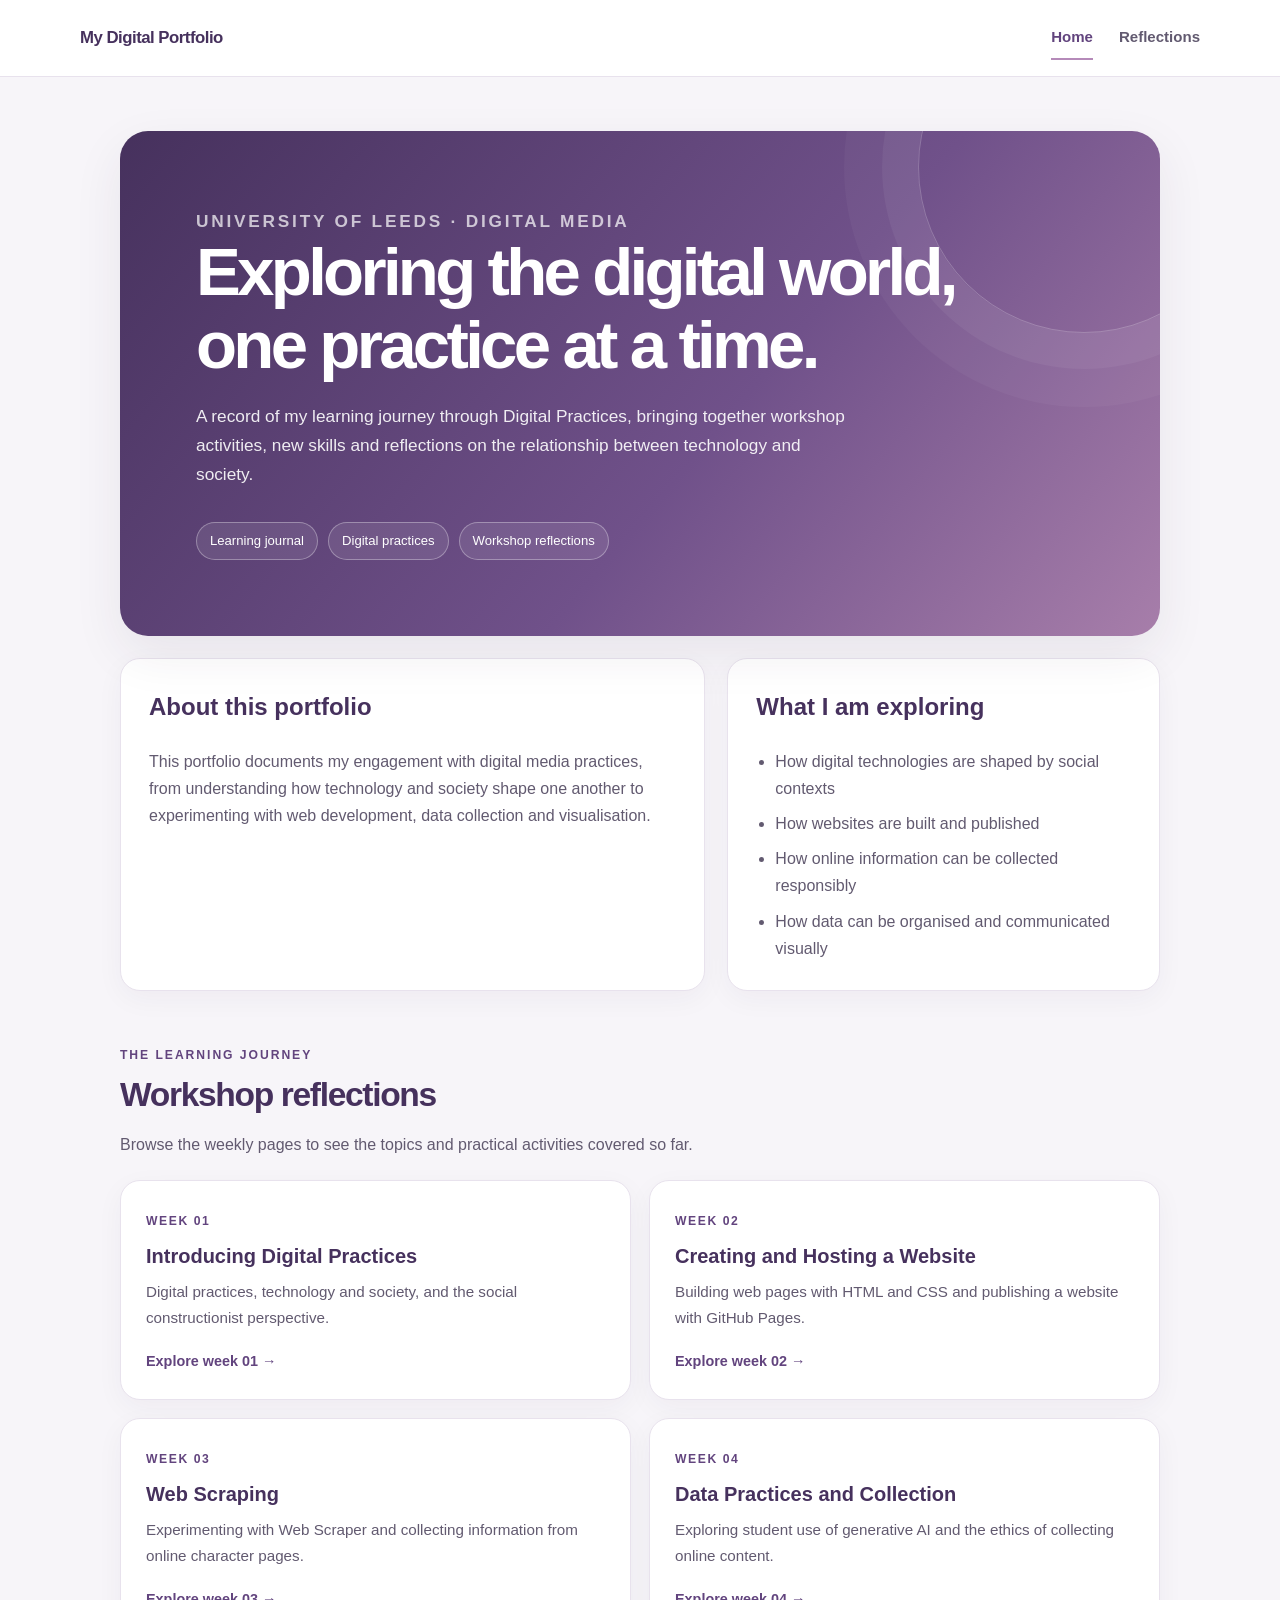
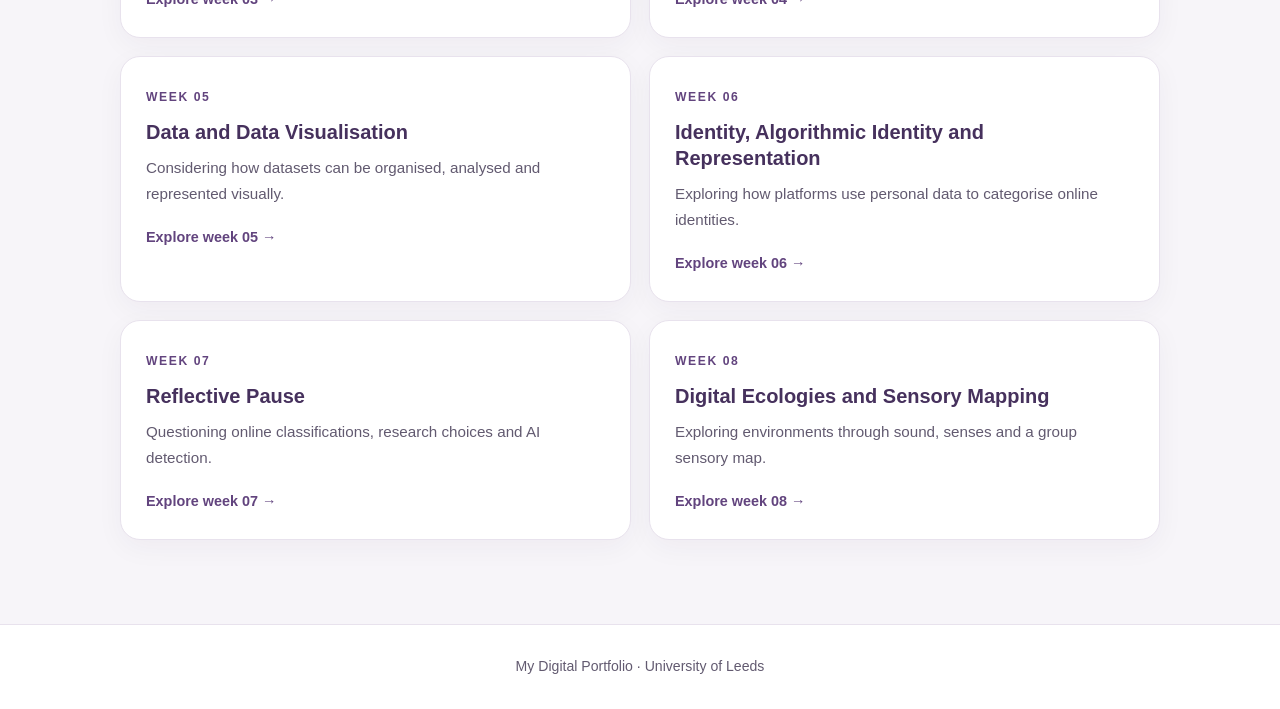
<file: index.html>
<!DOCTYPE html><html lang="en"><head><meta charset="UTF-8"><meta name="viewport" content="width=device-width, initial-scale=1"><meta name="description" content="University of Leeds Digital Media learning portfolio with weekly reflections on web design, data practices and digital culture."><title>Home | My Digital Portfolio</title><link rel="stylesheet" href="style.css"></head><body><a class="skip-link" href="#main-content">Skip to main content</a><header class="site-header"><div class="nav-wrap"><a class="brand" href="index.html">My Digital Portfolio</a><nav class="nav-links" aria-label="Main navigation"><a href="index.html" class="active" aria-current="page">Home</a><a href="reflection.html">Reflections</a></nav></div></header><main id="main-content" tabindex="-1"><section class="hero"><p class="eyebrow">University of Leeds · Digital Media</p><h1>Exploring the digital world, one practice at a time.</h1><p>A record of my learning journey through Digital Practices, bringing together workshop activities, new skills and reflections on the relationship between technology and society.</p><div class="hero-meta"><span class="pill">Learning journal</span><span class="pill">Digital practices</span><span class="pill">Workshop reflections</span></div></section>
<div class="intro-grid"><section class="panel"><h2>About this portfolio</h2><p>This portfolio documents my engagement with digital media practices, from understanding how technology and society shape one another to experimenting with web development, data collection and visualisation.</p></section><section class="panel"><h2>What I am exploring</h2><ul class="focus-list"><li>How digital technologies are shaped by social contexts</li><li>How websites are built and published</li><li>How online information can be collected responsibly</li><li>How data can be organised and communicated visually</li></ul></section></div>
<div class="section-heading"><p class="eyebrow">The learning journey</p><h2>Workshop reflections</h2><p>Browse the weekly pages to see the topics and practical activities covered so far.</p></div><div class="week-grid"><a class="week-card" href="week1.html"><span class="week-number">WEEK 01</span><h3>Introducing Digital Practices</h3><p>Digital practices, technology and society, and the social constructionist perspective.</p><span class="card-link">Explore week 01 <span aria-hidden="true">→</span></span></a><a class="week-card" href="week2.html"><span class="week-number">WEEK 02</span><h3>Creating and Hosting a Website</h3><p>Building web pages with HTML and CSS and publishing a website with GitHub Pages.</p><span class="card-link">Explore week 02 <span aria-hidden="true">→</span></span></a><a class="week-card" href="week3.html"><span class="week-number">WEEK 03</span><h3>Web Scraping</h3><p>Experimenting with Web Scraper and collecting information from online character pages.</p><span class="card-link">Explore week 03 <span aria-hidden="true">→</span></span></a><a class="week-card" href="week4.html"><span class="week-number">WEEK 04</span><h3>Data Practices and Collection</h3><p>Exploring student use of generative AI and the ethics of collecting online content.</p><span class="card-link">Explore week 04 <span aria-hidden="true">→</span></span></a><a class="week-card" href="week5.html"><span class="week-number">WEEK 05</span><h3>Data and Data Visualisation</h3><p>Considering how datasets can be organised, analysed and represented visually.</p><span class="card-link">Explore week 05 <span aria-hidden="true">→</span></span></a><a class="week-card" href="week6.html"><span class="week-number">WEEK 06</span><h3>Identity, Algorithmic Identity and Representation</h3><p>Exploring how platforms use personal data to categorise online identities.</p><span class="card-link">Explore week 06 <span aria-hidden="true">→</span></span></a><a class="week-card" href="week7.html"><span class="week-number">WEEK 07</span><h3>Reflective Pause</h3><p>Questioning online classifications, research choices and AI detection.</p><span class="card-link">Explore week 07 <span aria-hidden="true">→</span></span></a><a class="week-card" href="week8.html"><span class="week-number">WEEK 08</span><h3>Digital Ecologies and Sensory Mapping</h3><p>Exploring environments through sound, senses and a group sensory map.</p><span class="card-link">Explore week 08 <span aria-hidden="true">→</span></span></a></div></main><footer class="site-footer">My Digital Portfolio · University of Leeds</footer></body></html>
</file>
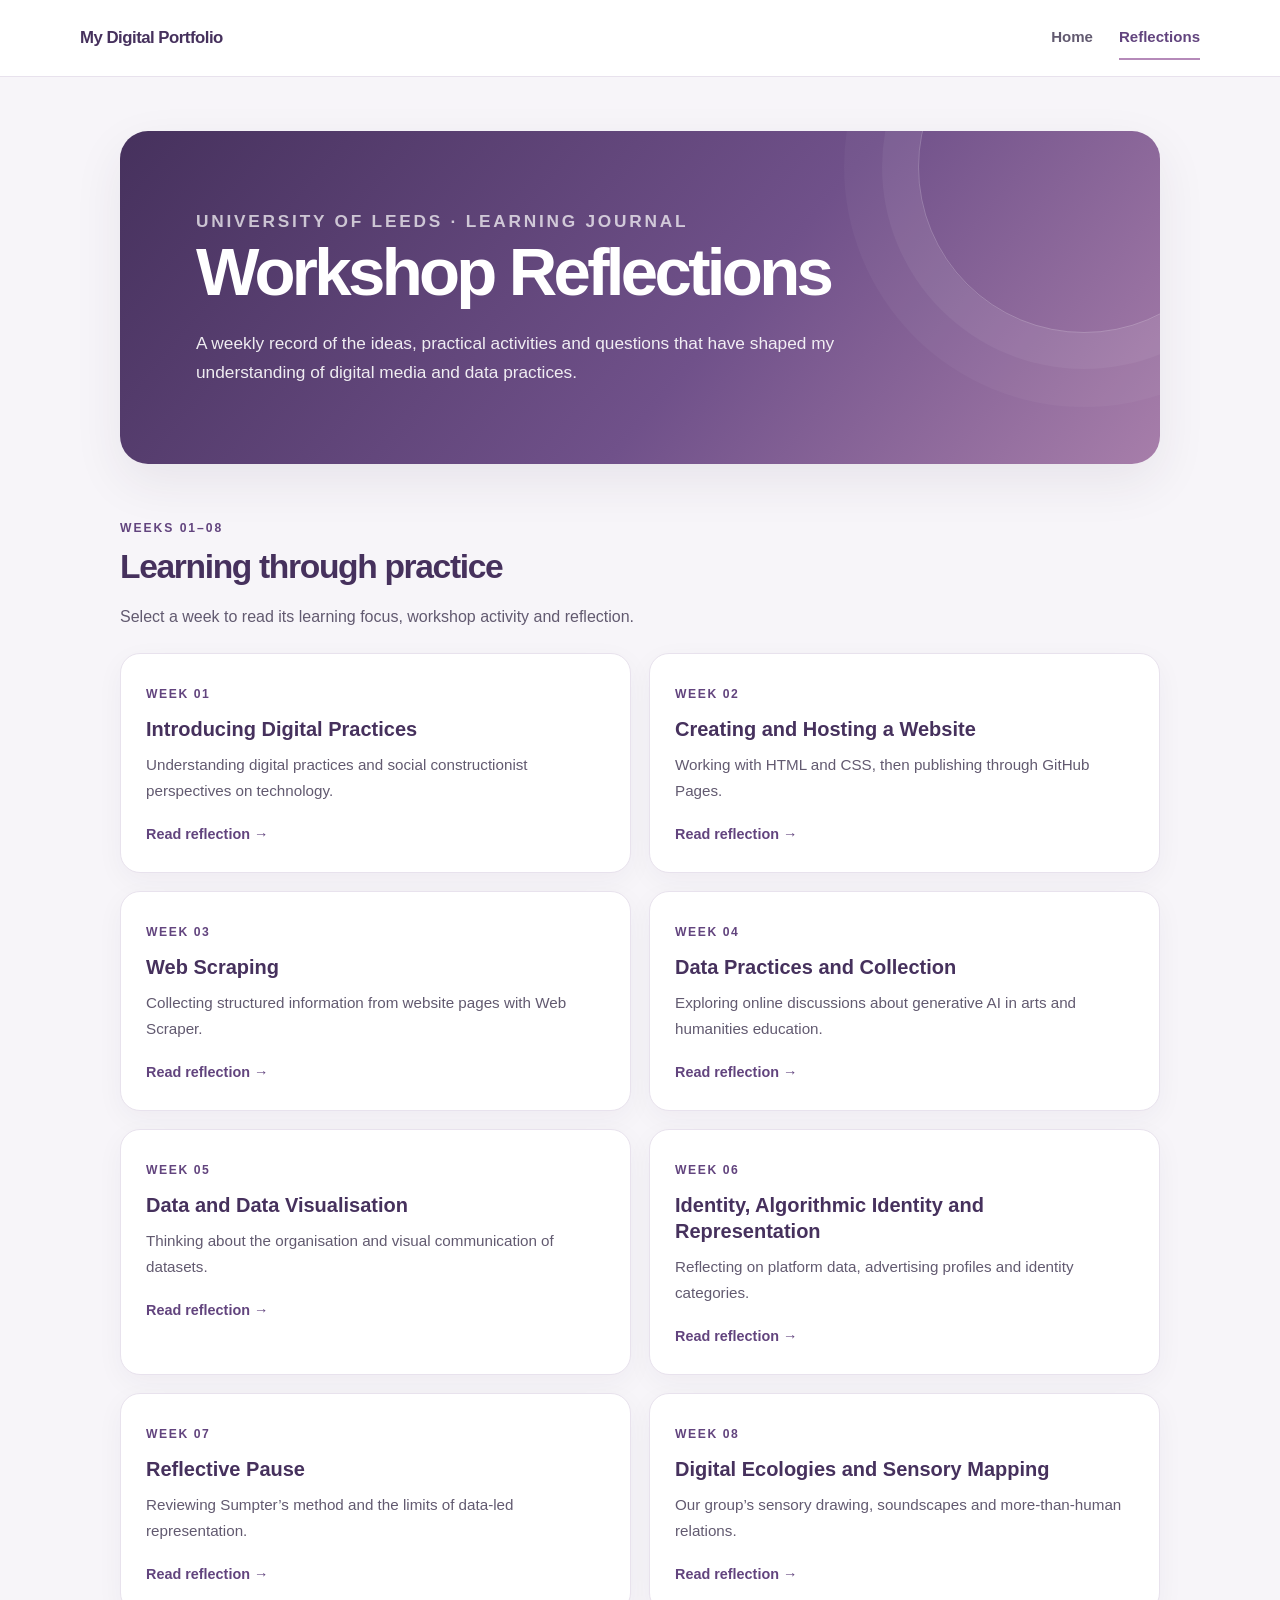
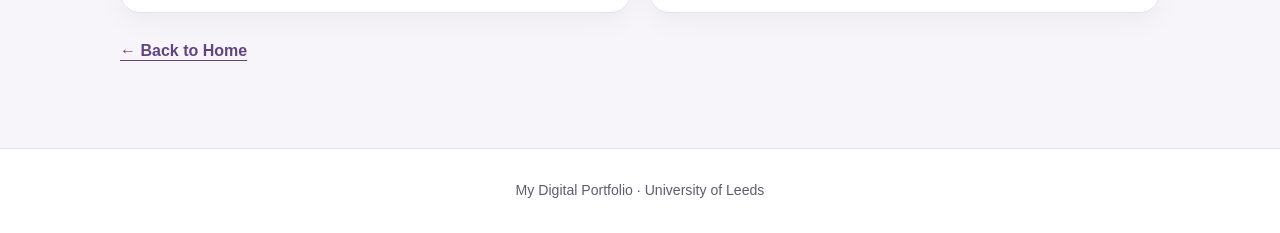
<file: reflection.html>
<!DOCTYPE html><html lang="en"><head><meta charset="UTF-8"><meta name="viewport" content="width=device-width, initial-scale=1"><meta name="description" content="University of Leeds Digital Media learning portfolio with weekly reflections on web design, data practices and digital culture."><title>Workshop Reflections | My Digital Portfolio</title><link rel="stylesheet" href="style.css"></head><body><a class="skip-link" href="#main-content">Skip to main content</a><header class="site-header"><div class="nav-wrap"><a class="brand" href="index.html">My Digital Portfolio</a><nav class="nav-links" aria-label="Main navigation"><a href="index.html">Home</a><a href="reflection.html" class="active" aria-current="page">Reflections</a></nav></div></header><main id="main-content" tabindex="-1"><section class="hero"><p class="eyebrow">University of Leeds · Learning journal</p><h1>Workshop Reflections</h1><p>A weekly record of the ideas, practical activities and questions that have shaped my understanding of digital media and data practices.</p></section>
<div class="section-heading"><p class="eyebrow">Weeks 01–08</p><h2>Learning through practice</h2><p>Select a week to read its learning focus, workshop activity and reflection.</p></div><div class="week-grid"><a class="week-card" href="week1.html"><span class="week-number">WEEK 01</span><h3>Introducing Digital Practices</h3><p>Understanding digital practices and social constructionist perspectives on technology.</p><span class="card-link">Read reflection <span aria-hidden="true">→</span></span></a><a class="week-card" href="week2.html"><span class="week-number">WEEK 02</span><h3>Creating and Hosting a Website</h3><p>Working with HTML and CSS, then publishing through GitHub Pages.</p><span class="card-link">Read reflection <span aria-hidden="true">→</span></span></a><a class="week-card" href="week3.html"><span class="week-number">WEEK 03</span><h3>Web Scraping</h3><p>Collecting structured information from website pages with Web Scraper.</p><span class="card-link">Read reflection <span aria-hidden="true">→</span></span></a><a class="week-card" href="week4.html"><span class="week-number">WEEK 04</span><h3>Data Practices and Collection</h3><p>Exploring online discussions about generative AI in arts and humanities education.</p><span class="card-link">Read reflection <span aria-hidden="true">→</span></span></a><a class="week-card" href="week5.html"><span class="week-number">WEEK 05</span><h3>Data and Data Visualisation</h3><p>Thinking about the organisation and visual communication of datasets.</p><span class="card-link">Read reflection <span aria-hidden="true">→</span></span></a><a class="week-card" href="week6.html"><span class="week-number">WEEK 06</span><h3>Identity, Algorithmic Identity and Representation</h3><p>Reflecting on platform data, advertising profiles and identity categories.</p><span class="card-link">Read reflection <span aria-hidden="true">→</span></span></a><a class="week-card" href="week7.html"><span class="week-number">WEEK 07</span><h3>Reflective Pause</h3><p>Reviewing Sumpter’s method and the limits of data-led representation.</p><span class="card-link">Read reflection <span aria-hidden="true">→</span></span></a><a class="week-card" href="week8.html"><span class="week-number">WEEK 08</span><h3>Digital Ecologies and Sensory Mapping</h3><p>Our group’s sensory drawing, soundscapes and more-than-human relations.</p><span class="card-link">Read reflection <span aria-hidden="true">→</span></span></a></div><a class="back-link" href="index.html">← Back to Home</a></main><footer class="site-footer">My Digital Portfolio · University of Leeds</footer></body></html>
</file>
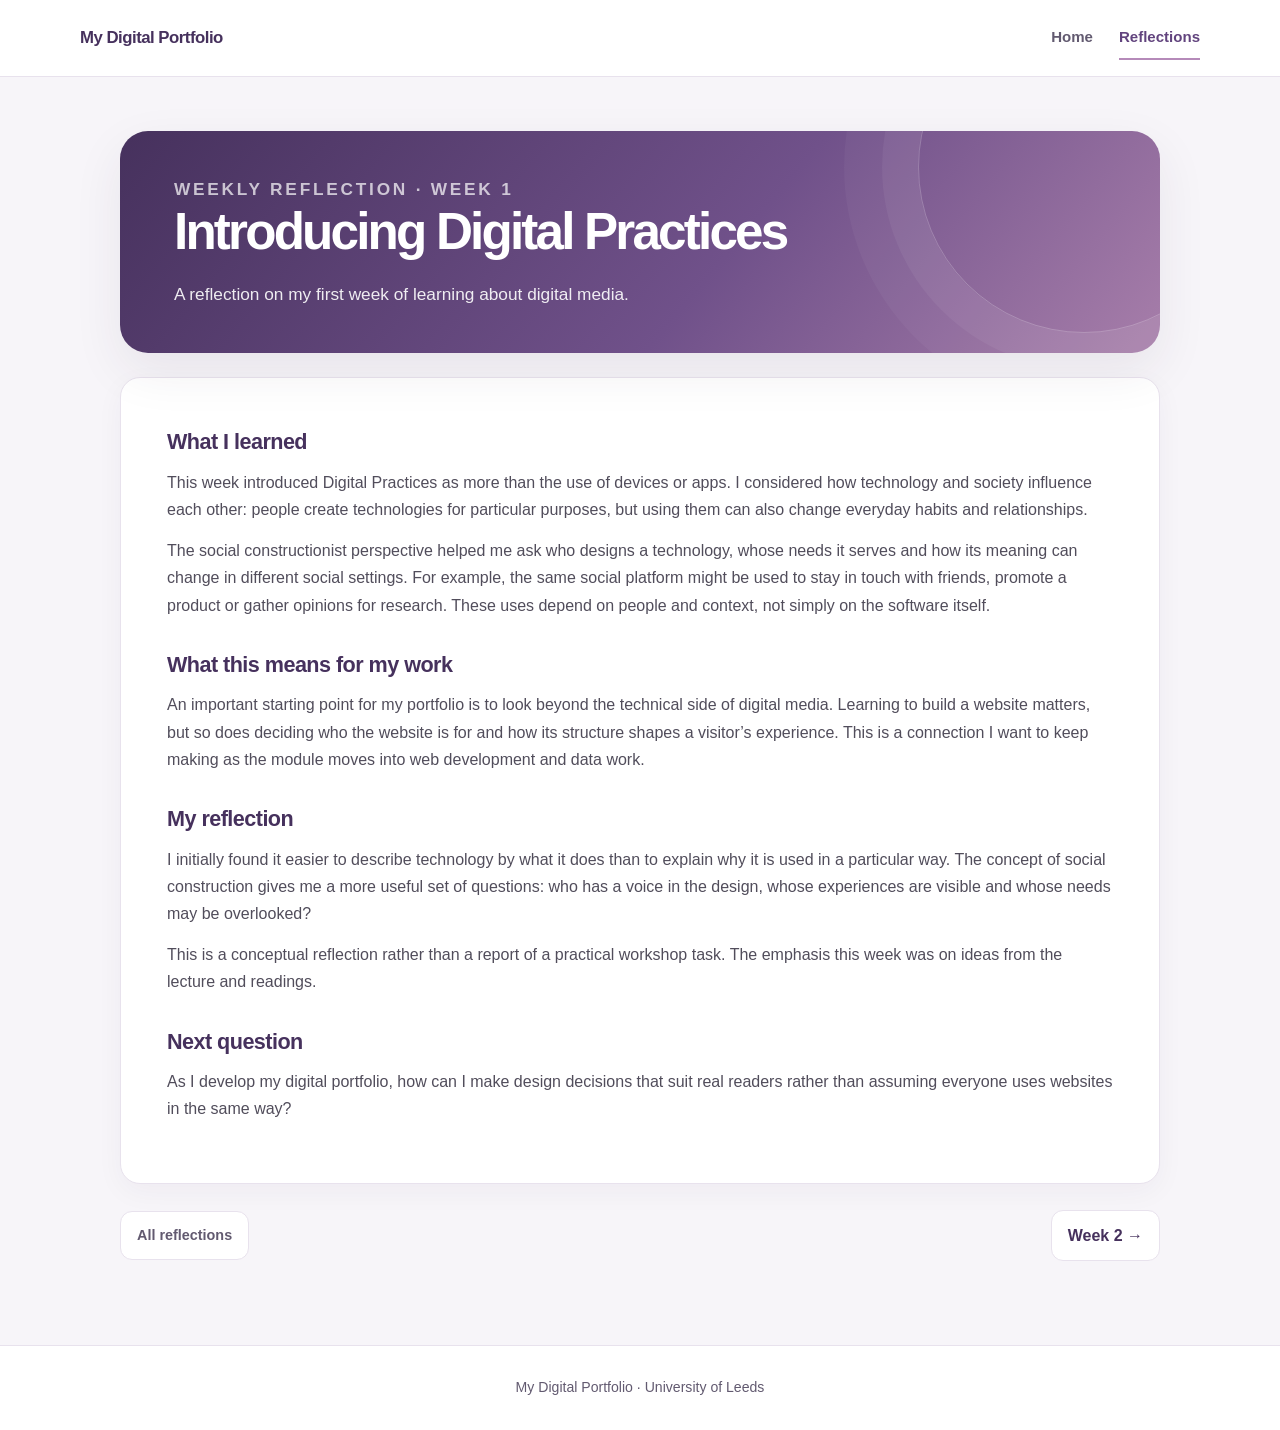
<file: week1.html>
<!DOCTYPE html>

<html lang="en">
<head>
<meta charset="utf-8"/>
<meta content="width=device-width, initial-scale=1" name="viewport"/>
<meta content="A reflection on my first week of learning about digital media." name="description"/>
<title>Introducing Digital Practices | My Digital Portfolio</title>
<link href="style.css" rel="stylesheet"/>
</head>
<body>
<a class="skip-link" href="#main-content">Skip to main content</a>
<header class="site-header">
<div class="nav-wrap">
<a class="brand" href="index.html">My Digital Portfolio</a>
<nav aria-label="Main navigation" class="nav-links"><a href="index.html">Home</a><a aria-current="page" class="active" href="reflection.html">Reflections</a></nav>
</div>
</header>
<main id="main-content" tabindex="-1">
<section class="hero week-hero"><p class="eyebrow">Weekly reflection · WEEK 1</p><h1>Introducing Digital Practices</h1><p>A reflection on my first week of learning about digital media.</p></section>
<article class="content-card"><section aria-labelledby="section-1"><h2 id="section-1">What I learned</h2><p>This week introduced Digital Practices as more than the use of devices or apps. I considered how technology and society influence each other: people create technologies for particular purposes, but using them can also change everyday habits and relationships.</p><p>The social constructionist perspective helped me ask who designs a technology, whose needs it serves and how its meaning can change in different social settings. For example, the same social platform might be used to stay in touch with friends, promote a product or gather opinions for research. These uses depend on people and context, not simply on the software itself.</p></section><section aria-labelledby="section-2"><h2 id="section-2">What this means for my work</h2><p>An important starting point for my portfolio is to look beyond the technical side of digital media. Learning to build a website matters, but so does deciding who the website is for and how its structure shapes a visitor’s experience. This is a connection I want to keep making as the module moves into web development and data work.</p></section><section aria-labelledby="section-3"><h2 id="section-3">My reflection</h2><p>I initially found it easier to describe technology by what it does than to explain why it is used in a particular way. The concept of social construction gives me a more useful set of questions: who has a voice in the design, whose experiences are visible and whose needs may be overlooked?</p><p>This is a conceptual reflection rather than a report of a practical workshop task. The emphasis this week was on ideas from the lecture and readings.</p></section><section aria-labelledby="section-4"><h2 id="section-4">Next question</h2><p>As I develop my digital portfolio, how can I make design decisions that suit real readers rather than assuming everyone uses websites in the same way?</p></section></article>
<nav aria-label="Weekly reflection navigation" class="week-pager"><a class="all-reflections" href="reflection.html">All reflections</a><a href="week2.html">Week 2 →</a></nav>
</main>
<footer class="site-footer">My Digital Portfolio · University of Leeds</footer>
</body>
</html>
</file>
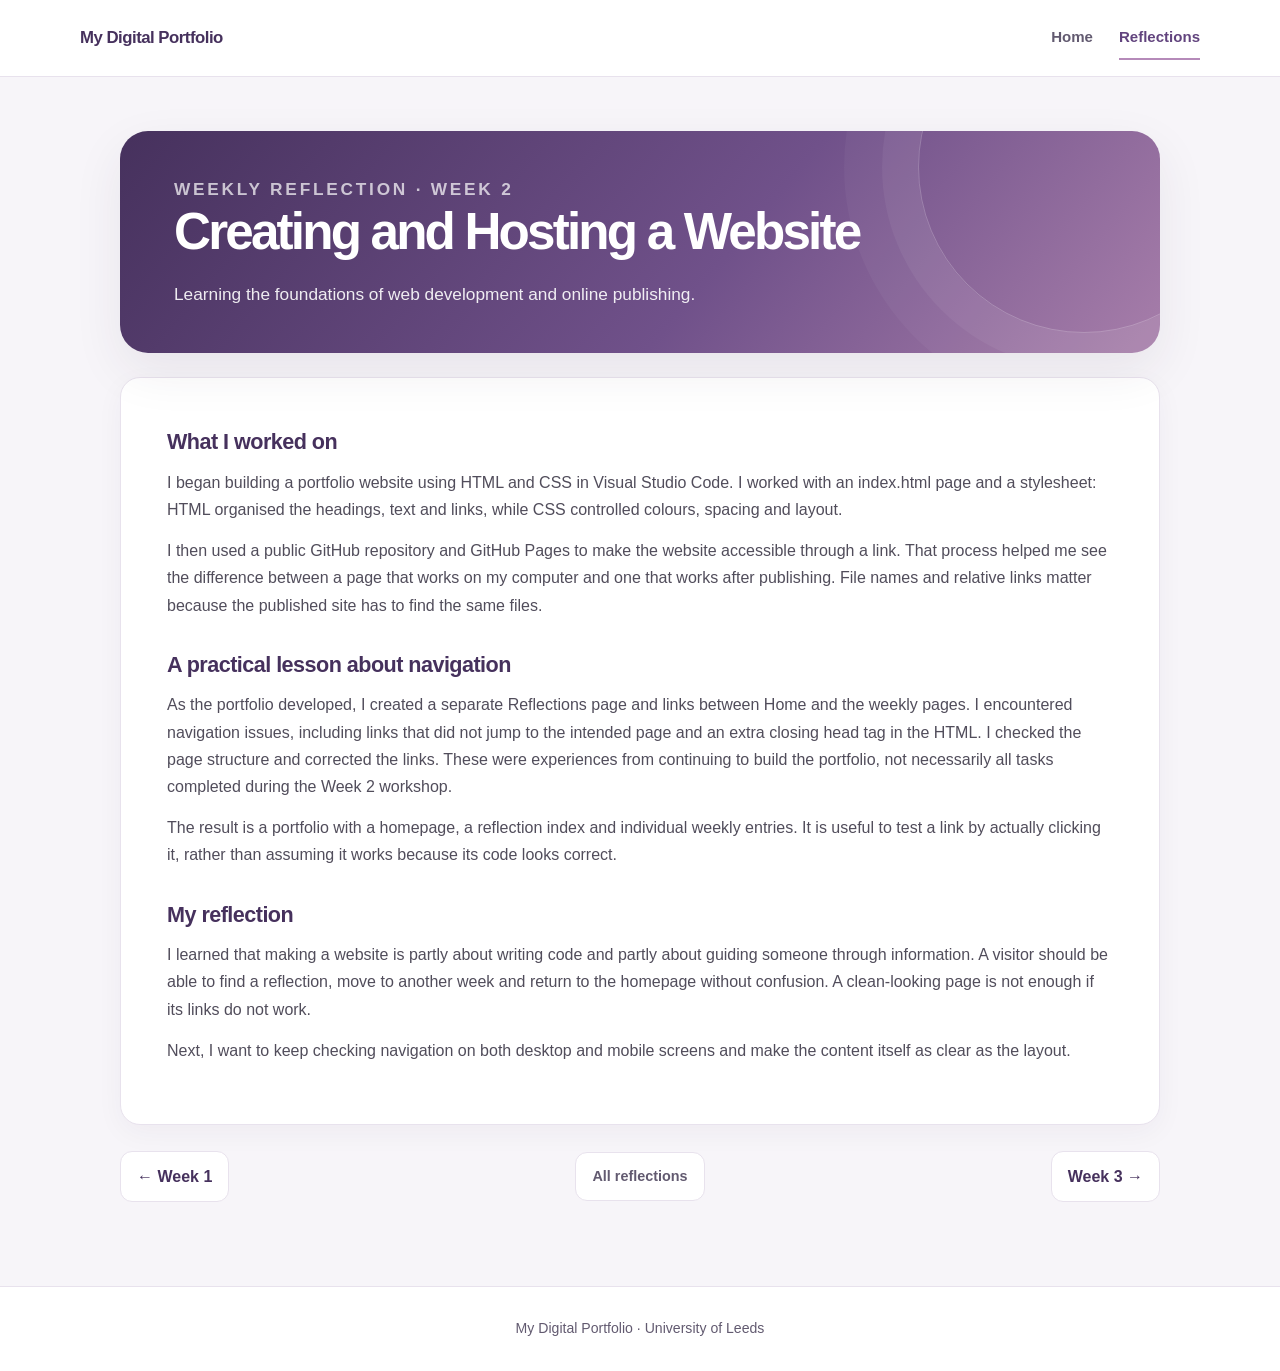
<file: week2.html>
<!DOCTYPE html>

<html lang="en">
<head>
<meta charset="utf-8"/>
<meta content="width=device-width, initial-scale=1" name="viewport"/>
<meta content="Learning the foundations of web development and online publishing." name="description"/>
<title>Creating and Hosting a Website | My Digital Portfolio</title>
<link href="style.css" rel="stylesheet"/>
</head>
<body>
<a class="skip-link" href="#main-content">Skip to main content</a>
<header class="site-header">
<div class="nav-wrap">
<a class="brand" href="index.html">My Digital Portfolio</a>
<nav aria-label="Main navigation" class="nav-links"><a href="index.html">Home</a><a aria-current="page" class="active" href="reflection.html">Reflections</a></nav>
</div>
</header>
<main id="main-content" tabindex="-1">
<section class="hero week-hero"><p class="eyebrow">Weekly reflection · WEEK 2</p><h1>Creating and Hosting a Website</h1><p>Learning the foundations of web development and online publishing.</p></section>
<article class="content-card"><section aria-labelledby="section-1"><h2 id="section-1">What I worked on</h2><p>I began building a portfolio website using HTML and CSS in Visual Studio Code. I worked with an index.html page and a stylesheet: HTML organised the headings, text and links, while CSS controlled colours, spacing and layout.</p><p>I then used a public GitHub repository and GitHub Pages to make the website accessible through a link. That process helped me see the difference between a page that works on my computer and one that works after publishing. File names and relative links matter because the published site has to find the same files.</p></section><section aria-labelledby="section-2"><h2 id="section-2">A practical lesson about navigation</h2><p>As the portfolio developed, I created a separate Reflections page and links between Home and the weekly pages. I encountered navigation issues, including links that did not jump to the intended page and an extra closing head tag in the HTML. I checked the page structure and corrected the links. These were experiences from continuing to build the portfolio, not necessarily all tasks completed during the Week 2 workshop.</p><p>The result is a portfolio with a homepage, a reflection index and individual weekly entries. It is useful to test a link by actually clicking it, rather than assuming it works because its code looks correct.</p></section><section aria-labelledby="section-3"><h2 id="section-3">My reflection</h2><p>I learned that making a website is partly about writing code and partly about guiding someone through information. A visitor should be able to find a reflection, move to another week and return to the homepage without confusion. A clean-looking page is not enough if its links do not work.</p><p>Next, I want to keep checking navigation on both desktop and mobile screens and make the content itself as clear as the layout.</p></section></article>
<nav aria-label="Weekly reflection navigation" class="week-pager"><a href="week1.html">← Week 1</a><a class="all-reflections" href="reflection.html">All reflections</a><a href="week3.html">Week 3 →</a></nav>
</main>
<footer class="site-footer">My Digital Portfolio · University of Leeds</footer>
</body>
</html>
</file>
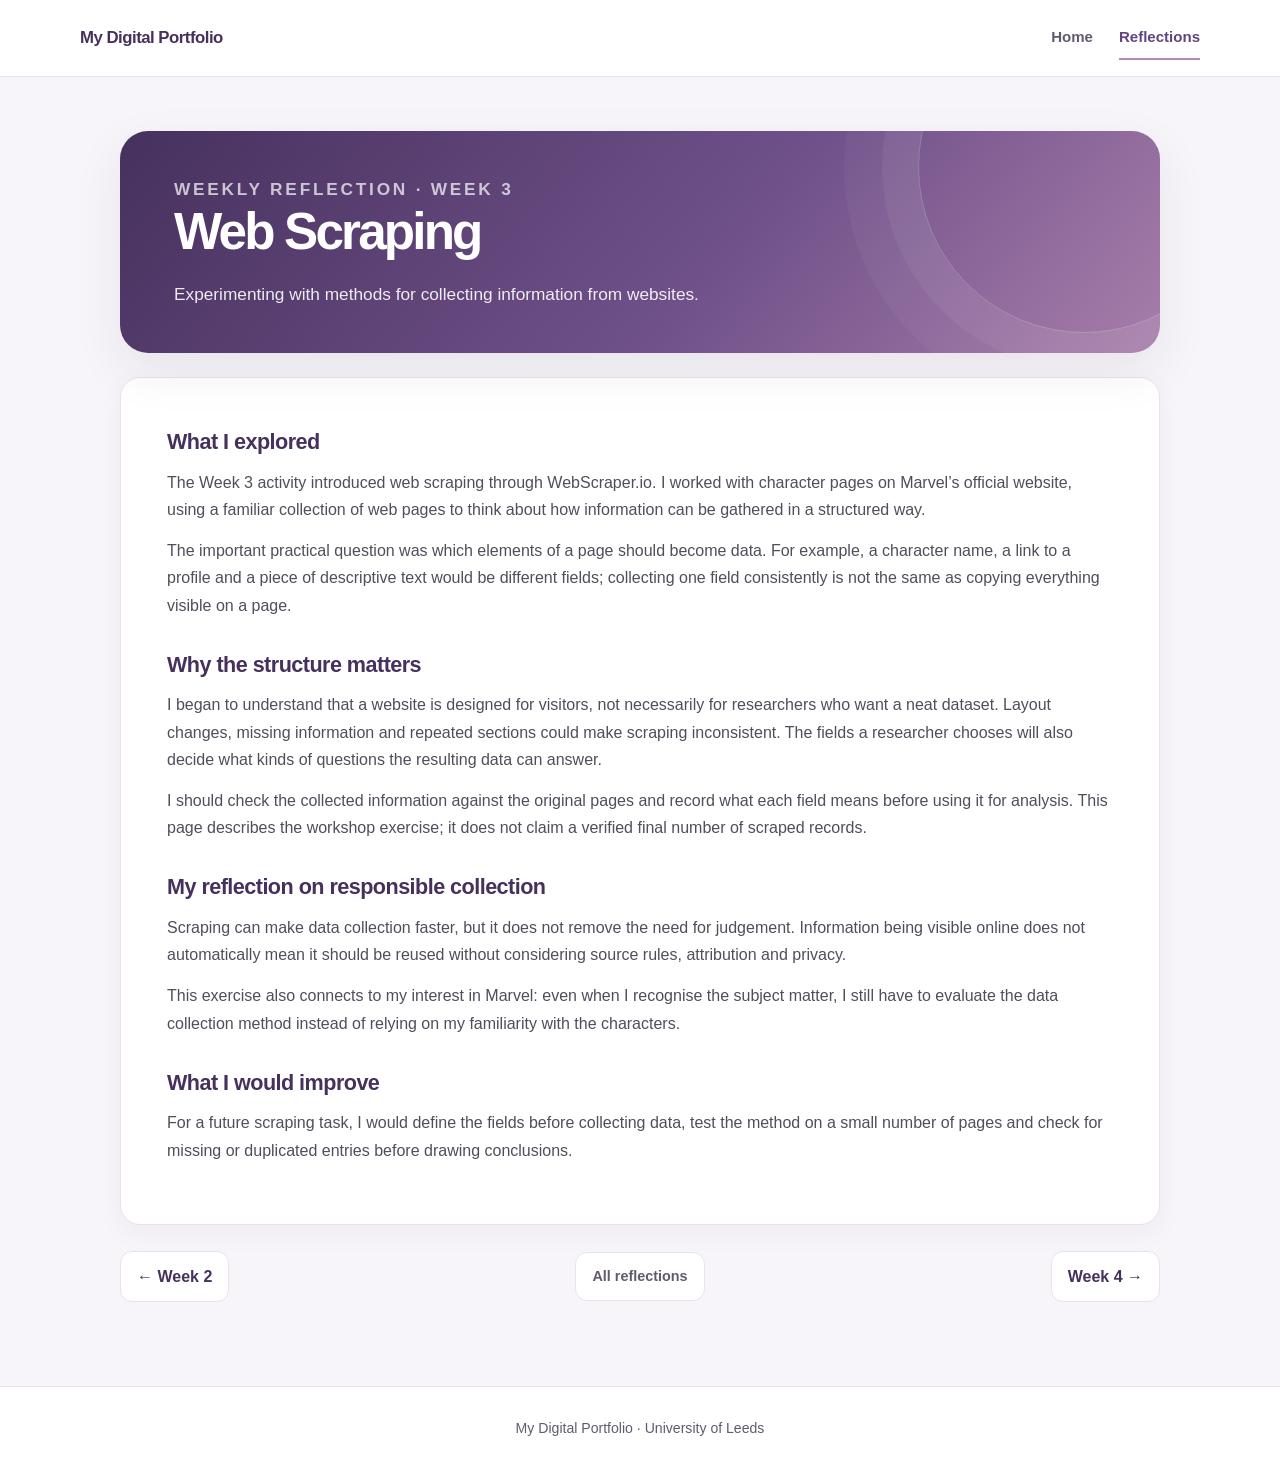
<file: week3.html>
<!DOCTYPE html>

<html lang="en">
<head>
<meta charset="utf-8"/>
<meta content="width=device-width, initial-scale=1" name="viewport"/>
<meta content="Experimenting with methods for collecting information from websites." name="description"/>
<title>Web Scraping | My Digital Portfolio</title>
<link href="style.css" rel="stylesheet"/>
</head>
<body>
<a class="skip-link" href="#main-content">Skip to main content</a>
<header class="site-header">
<div class="nav-wrap">
<a class="brand" href="index.html">My Digital Portfolio</a>
<nav aria-label="Main navigation" class="nav-links"><a href="index.html">Home</a><a aria-current="page" class="active" href="reflection.html">Reflections</a></nav>
</div>
</header>
<main id="main-content" tabindex="-1">
<section class="hero week-hero"><p class="eyebrow">Weekly reflection · WEEK 3</p><h1>Web Scraping</h1><p>Experimenting with methods for collecting information from websites.</p></section>
<article class="content-card"><section aria-labelledby="section-1"><h2 id="section-1">What I explored</h2><p>The Week 3 activity introduced web scraping through WebScraper.io. I worked with character pages on Marvel’s official website, using a familiar collection of web pages to think about how information can be gathered in a structured way.</p><p>The important practical question was which elements of a page should become data. For example, a character name, a link to a profile and a piece of descriptive text would be different fields; collecting one field consistently is not the same as copying everything visible on a page.</p></section><section aria-labelledby="section-2"><h2 id="section-2">Why the structure matters</h2><p>I began to understand that a website is designed for visitors, not necessarily for researchers who want a neat dataset. Layout changes, missing information and repeated sections could make scraping inconsistent. The fields a researcher chooses will also decide what kinds of questions the resulting data can answer.</p><p>I should check the collected information against the original pages and record what each field means before using it for analysis. This page describes the workshop exercise; it does not claim a verified final number of scraped records.</p></section><section aria-labelledby="section-3"><h2 id="section-3">My reflection on responsible collection</h2><p>Scraping can make data collection faster, but it does not remove the need for judgement. Information being visible online does not automatically mean it should be reused without considering source rules, attribution and privacy.</p><p>This exercise also connects to my interest in Marvel: even when I recognise the subject matter, I still have to evaluate the data collection method instead of relying on my familiarity with the characters.</p></section><section aria-labelledby="section-4"><h2 id="section-4">What I would improve</h2><p>For a future scraping task, I would define the fields before collecting data, test the method on a small number of pages and check for missing or duplicated entries before drawing conclusions.</p></section></article>
<nav aria-label="Weekly reflection navigation" class="week-pager"><a href="week2.html">← Week 2</a><a class="all-reflections" href="reflection.html">All reflections</a><a href="week4.html">Week 4 →</a></nav>
</main>
<footer class="site-footer">My Digital Portfolio · University of Leeds</footer>
</body>
</html>
</file>
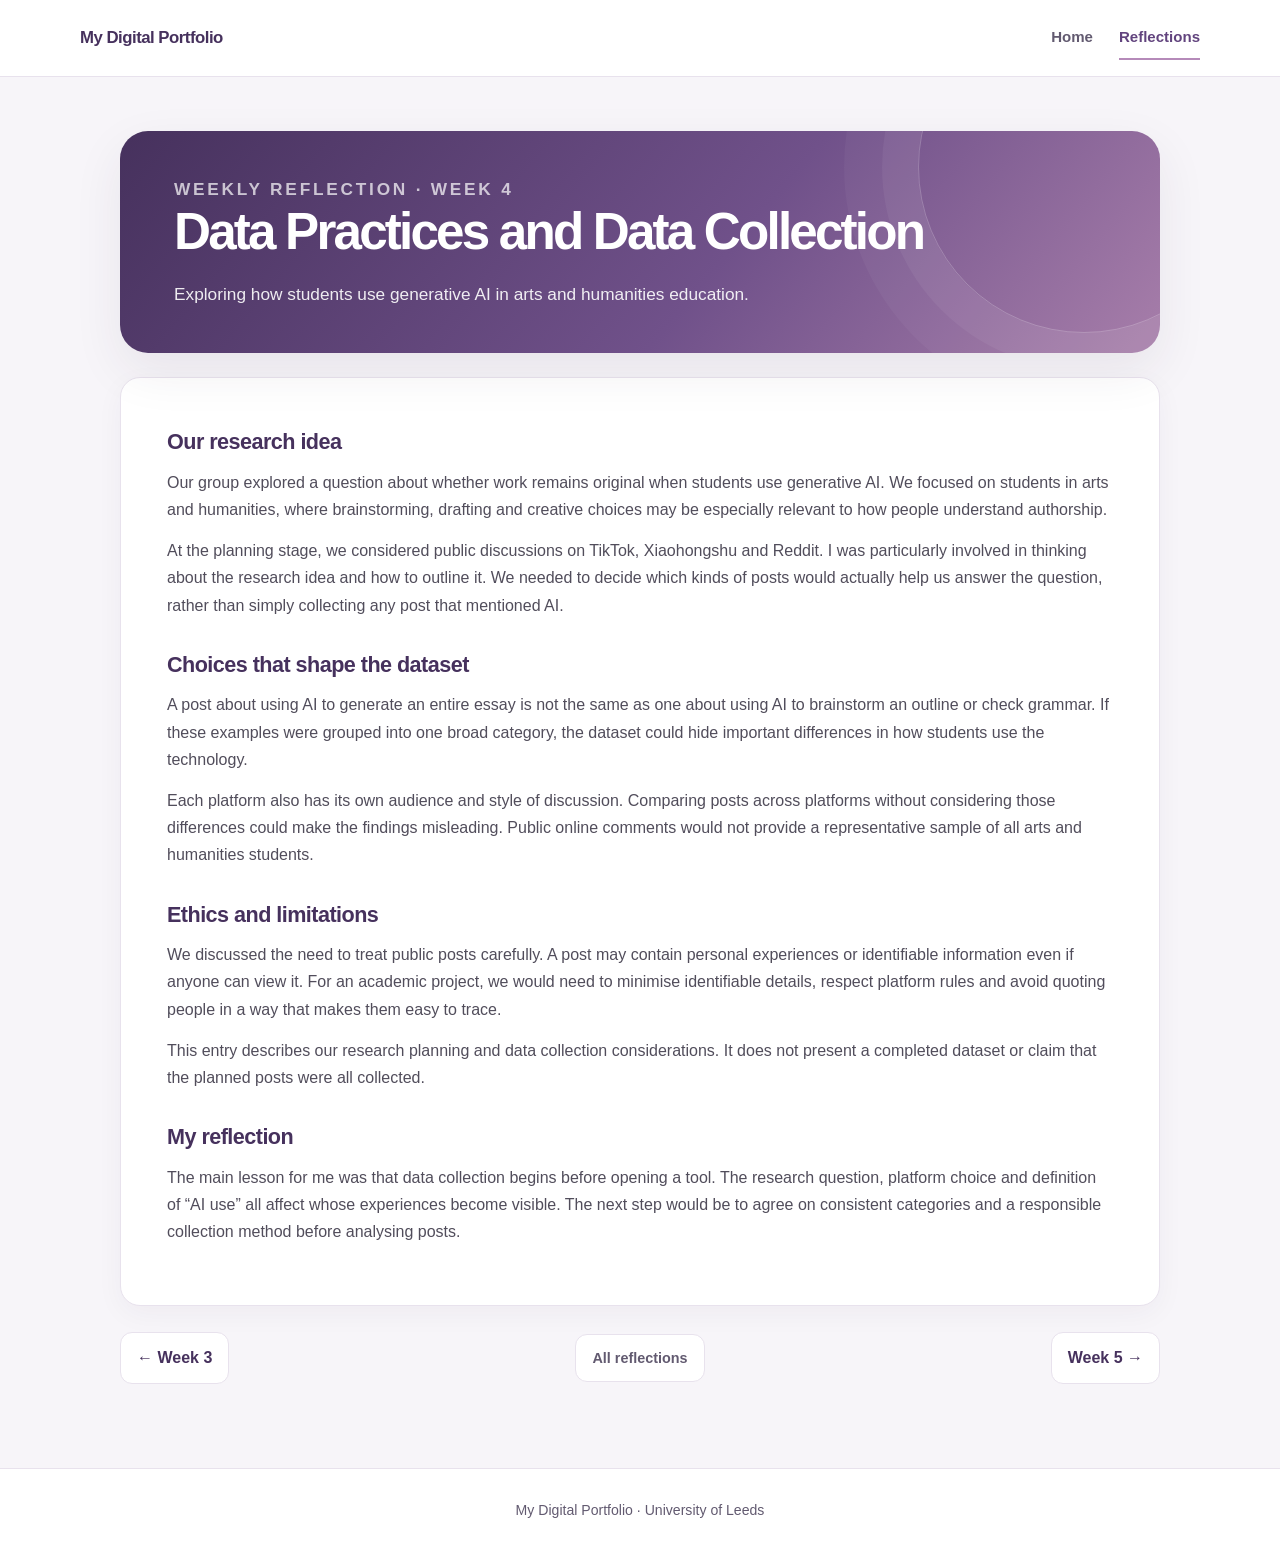
<file: week4.html>
<!DOCTYPE html>

<html lang="en">
<head>
<meta charset="utf-8"/>
<meta content="width=device-width, initial-scale=1" name="viewport"/>
<meta content="Exploring how students use generative AI in arts and humanities education." name="description"/>
<title>Data Practices and Data Collection | My Digital Portfolio</title>
<link href="style.css" rel="stylesheet"/>
</head>
<body>
<a class="skip-link" href="#main-content">Skip to main content</a>
<header class="site-header">
<div class="nav-wrap">
<a class="brand" href="index.html">My Digital Portfolio</a>
<nav aria-label="Main navigation" class="nav-links"><a href="index.html">Home</a><a aria-current="page" class="active" href="reflection.html">Reflections</a></nav>
</div>
</header>
<main id="main-content" tabindex="-1">
<section class="hero week-hero"><p class="eyebrow">Weekly reflection · WEEK 4</p><h1>Data Practices and Data Collection</h1><p>Exploring how students use generative AI in arts and humanities education.</p></section>
<article class="content-card"><section aria-labelledby="section-1"><h2 id="section-1">Our research idea</h2><p>Our group explored a question about whether work remains original when students use generative AI. We focused on students in arts and humanities, where brainstorming, drafting and creative choices may be especially relevant to how people understand authorship.</p><p>At the planning stage, we considered public discussions on TikTok, Xiaohongshu and Reddit. I was particularly involved in thinking about the research idea and how to outline it. We needed to decide which kinds of posts would actually help us answer the question, rather than simply collecting any post that mentioned AI.</p></section><section aria-labelledby="section-2"><h2 id="section-2">Choices that shape the dataset</h2><p>A post about using AI to generate an entire essay is not the same as one about using AI to brainstorm an outline or check grammar. If these examples were grouped into one broad category, the dataset could hide important differences in how students use the technology.</p><p>Each platform also has its own audience and style of discussion. Comparing posts across platforms without considering those differences could make the findings misleading. Public online comments would not provide a representative sample of all arts and humanities students.</p></section><section aria-labelledby="section-3"><h2 id="section-3">Ethics and limitations</h2><p>We discussed the need to treat public posts carefully. A post may contain personal experiences or identifiable information even if anyone can view it. For an academic project, we would need to minimise identifiable details, respect platform rules and avoid quoting people in a way that makes them easy to trace.</p><p>This entry describes our research planning and data collection considerations. It does not present a completed dataset or claim that the planned posts were all collected.</p></section><section aria-labelledby="section-4"><h2 id="section-4">My reflection</h2><p>The main lesson for me was that data collection begins before opening a tool. The research question, platform choice and definition of “AI use” all affect whose experiences become visible. The next step would be to agree on consistent categories and a responsible collection method before analysing posts.</p></section></article>
<nav aria-label="Weekly reflection navigation" class="week-pager"><a href="week3.html">← Week 3</a><a class="all-reflections" href="reflection.html">All reflections</a><a href="week5.html">Week 5 →</a></nav>
</main>
<footer class="site-footer">My Digital Portfolio · University of Leeds</footer>
</body>
</html>
</file>
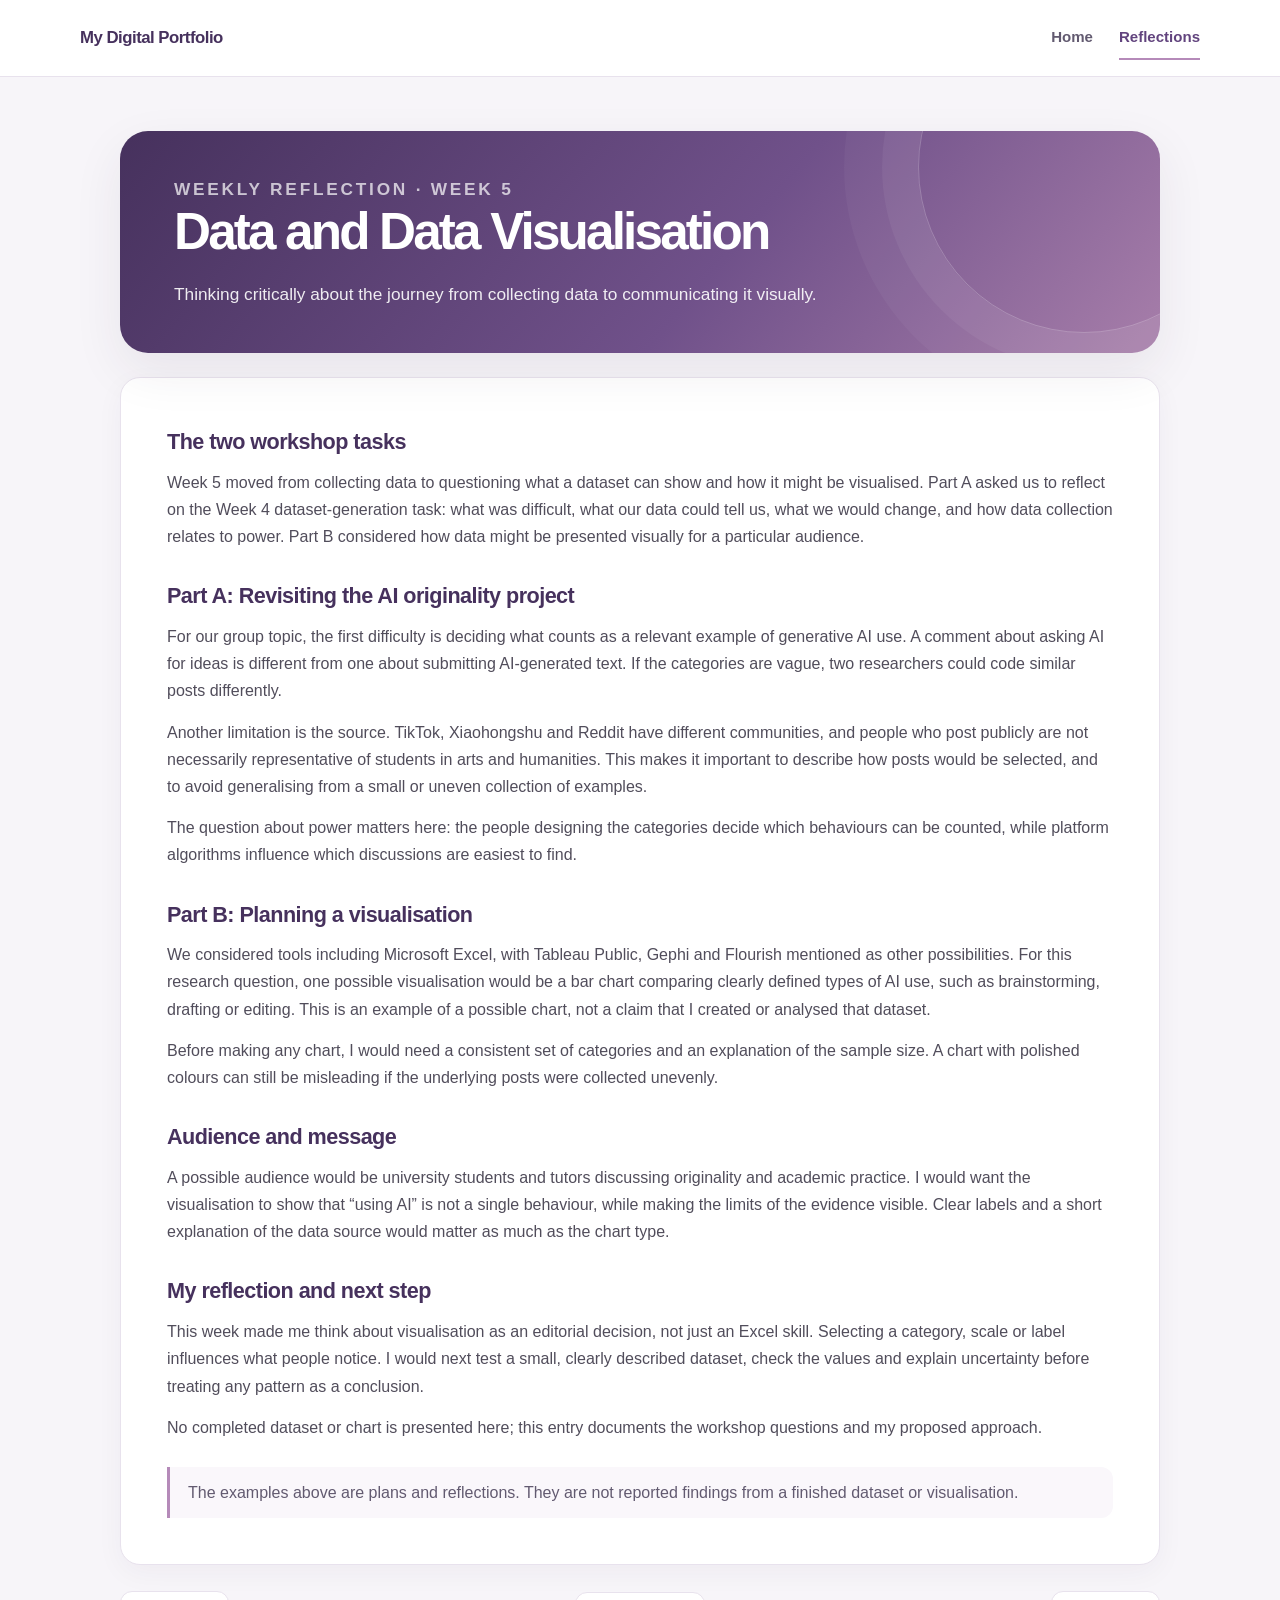
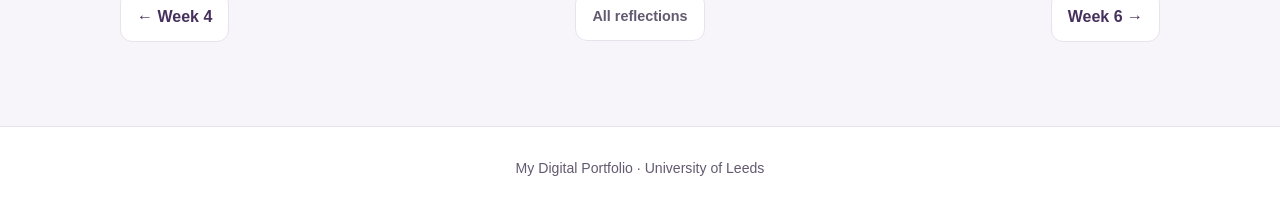
<file: week5.html>
<!DOCTYPE html><html lang="en"><head><meta charset="utf-8"/><meta content="width=device-width, initial-scale=1" name="viewport"/><meta content="Thinking critically about the journey from collecting data to communicating it visually." name="description"/><title>Data and Data Visualisation | My Digital Portfolio</title><link href="style.css" rel="stylesheet"/></head><body><a class="skip-link" href="#main-content">Skip to main content</a><header class="site-header"><div class="nav-wrap"><a class="brand" href="index.html">My Digital Portfolio</a><nav aria-label="Main navigation" class="nav-links"><a href="index.html">Home</a><a aria-current="page" class="active" href="reflection.html">Reflections</a></nav></div></header><main id="main-content" tabindex="-1"><section class="hero week-hero"><p class="eyebrow">Weekly reflection · WEEK 5</p><h1>Data and Data Visualisation</h1><p>Thinking critically about the journey from collecting data to communicating it visually.</p></section><article class="content-card"><section aria-labelledby="section-1"><h2 id="section-1">The two workshop tasks</h2><p>Week 5 moved from collecting data to questioning what a dataset can show and how it might be visualised. Part A asked us to reflect on the Week 4 dataset-generation task: what was difficult, what our data could tell us, what we would change, and how data collection relates to power. Part B considered how data might be presented visually for a particular audience.</p></section><section aria-labelledby="section-2"><h2 id="section-2">Part A: Revisiting the AI originality project</h2><p>For our group topic, the first difficulty is deciding what counts as a relevant example of generative AI use. A comment about asking AI for ideas is different from one about submitting AI-generated text. If the categories are vague, two researchers could code similar posts differently.</p><p>Another limitation is the source. TikTok, Xiaohongshu and Reddit have different communities, and people who post publicly are not necessarily representative of students in arts and humanities. This makes it important to describe how posts would be selected, and to avoid generalising from a small or uneven collection of examples.</p><p>The question about power matters here: the people designing the categories decide which behaviours can be counted, while platform algorithms influence which discussions are easiest to find.</p></section><section aria-labelledby="section-3"><h2 id="section-3">Part B: Planning a visualisation</h2><p>We considered tools including Microsoft Excel, with Tableau Public, Gephi and Flourish mentioned as other possibilities. For this research question, one possible visualisation would be a bar chart comparing clearly defined types of AI use, such as brainstorming, drafting or editing. This is an example of a possible chart, not a claim that I created or analysed that dataset.</p><p>Before making any chart, I would need a consistent set of categories and an explanation of the sample size. A chart with polished colours can still be misleading if the underlying posts were collected unevenly.</p></section><section aria-labelledby="section-4"><h2 id="section-4">Audience and message</h2><p>A possible audience would be university students and tutors discussing originality and academic practice. I would want the visualisation to show that “using AI” is not a single behaviour, while making the limits of the evidence visible. Clear labels and a short explanation of the data source would matter as much as the chart type.</p></section><section aria-labelledby="section-5"><h2 id="section-5">My reflection and next step</h2><p>This week made me think about visualisation as an editorial decision, not just an Excel skill. Selecting a category, scale or label influences what people notice. I would next test a small, clearly described dataset, check the values and explain uncertainty before treating any pattern as a conclusion.</p><p>No completed dataset or chart is presented here; this entry documents the workshop questions and my proposed approach.</p></section><div class="note">The examples above are plans and reflections. They are not reported findings from a finished dataset or visualisation.</div></article><nav aria-label="Weekly reflection navigation" class="week-pager"><a href="week4.html">← Week 4</a><a class="all-reflections" href="reflection.html">All reflections</a><a href="week6.html">Week 6 →</a></nav></main><footer class="site-footer">My Digital Portfolio · University of Leeds</footer></body></html>
</file>
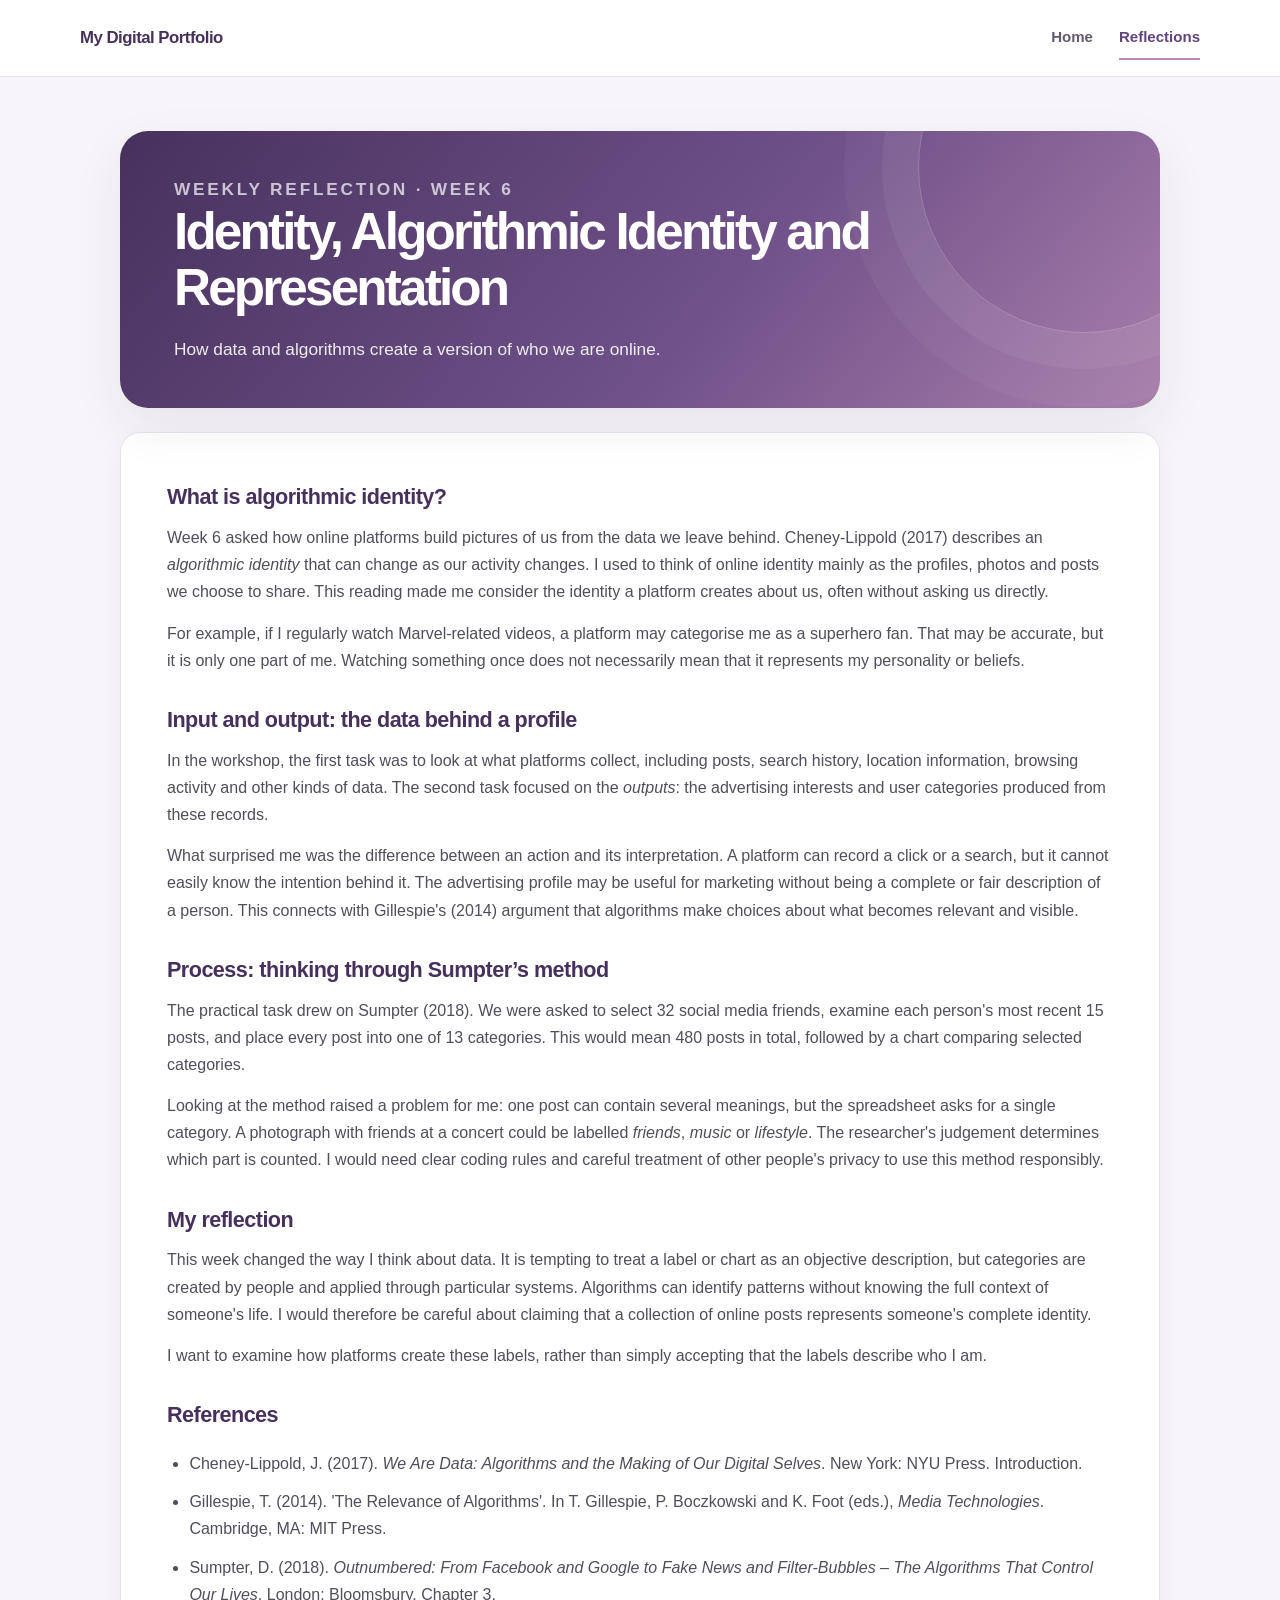
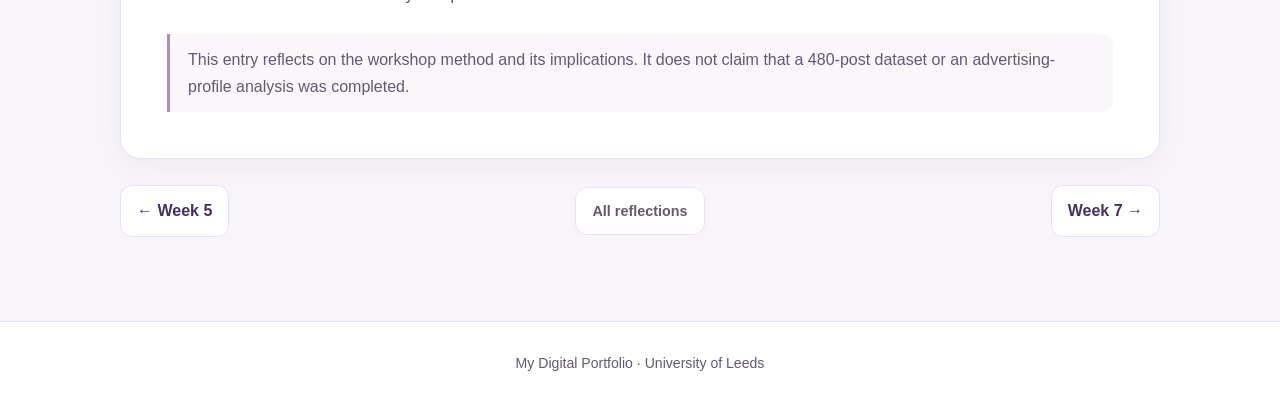
<file: week6.html>
<!DOCTYPE html>
<html lang="en">
<head>
<meta charset="UTF-8"><meta name="viewport" content="width=device-width, initial-scale=1">
<meta name="description" content="University of Leeds Digital Media learning portfolio with weekly reflections on web design, data practices and digital culture.">
<title>Identity, Algorithmic Identity and Representation | My Digital Portfolio</title><link rel="stylesheet" href="style.css">
<style>
  .reference-list{padding-left:1.4rem;color:#514d5b;line-height:1.7}.reference-list li{margin-bottom:.7rem;overflow-wrap:anywhere}
  .workshop-photo{margin:24px 0 28px;border:1px solid #e8e2ed;border-radius:16px;overflow:hidden;background:#f7f5f9}
  .workshop-photo img{display:block;width:100%;max-height:800px;object-fit:contain;background:#eee8f4}
  .workshop-photo figcaption{padding:12px 18px;color:#625a70;font-size:.91rem;line-height:1.6}
</style>
</head>
<body><a class="skip-link" href="#main-content">Skip to main content</a>
<header class="site-header"><div class="nav-wrap"><a class="brand" href="index.html">My Digital Portfolio</a>
<nav class="nav-links" aria-label="Main navigation"><a href="index.html">Home</a><a class="active" aria-current="page" href="reflection.html">Reflections</a></nav></div></header>
<main id="main-content" tabindex="-1"><section class="hero week-hero"><p class="eyebrow">Weekly reflection · WEEK 6</p>
<h1>Identity, Algorithmic Identity and Representation</h1><p>How data and algorithms create a version of who we are online.</p></section><article class="content-card">
<section aria-labelledby="section-1"><h2 id="section-1">What is algorithmic identity?</h2><p>Week 6 asked how online platforms build pictures of us from the data we leave behind. Cheney-Lippold (2017) describes an <em>algorithmic identity</em> that can change as our activity changes. I used to think of online identity mainly as the profiles, photos and posts we choose to share. This reading made me consider the identity a platform creates about us, often without asking us directly.</p><p>For example, if I regularly watch Marvel-related videos, a platform may categorise me as a superhero fan. That may be accurate, but it is only one part of me. Watching something once does not necessarily mean that it represents my personality or beliefs.</p></section>
<section aria-labelledby="section-2"><h2 id="section-2">Input and output: the data behind a profile</h2><p>In the workshop, the first task was to look at what platforms collect, including posts, search history, location information, browsing activity and other kinds of data. The second task focused on the <em>outputs</em>: the advertising interests and user categories produced from these records.</p><p>What surprised me was the difference between an action and its interpretation. A platform can record a click or a search, but it cannot easily know the intention behind it. The advertising profile may be useful for marketing without being a complete or fair description of a person. This connects with Gillespie's (2014) argument that algorithms make choices about what becomes relevant and visible.</p></section>
<section aria-labelledby="section-3"><h2 id="section-3">Process: thinking through Sumpter’s method</h2><p>The practical task drew on Sumpter (2018). We were asked to select 32 social media friends, examine each person's most recent 15 posts, and place every post into one of 13 categories. This would mean 480 posts in total, followed by a chart comparing selected categories.</p><p>Looking at the method raised a problem for me: one post can contain several meanings, but the spreadsheet asks for a single category. A photograph with friends at a concert could be labelled <em>friends</em>, <em>music</em> or <em>lifestyle</em>. The researcher's judgement determines which part is counted. I would need clear coding rules and careful treatment of other people's privacy to use this method responsibly.</p></section>
<section aria-labelledby="section-4"><h2 id="section-4">My reflection</h2><p>This week changed the way I think about data. It is tempting to treat a label or chart as an objective description, but categories are created by people and applied through particular systems. Algorithms can identify patterns without knowing the full context of someone's life. I would therefore be careful about claiming that a collection of online posts represents someone's complete identity.</p><p>I want to examine how platforms create these labels, rather than simply accepting that the labels describe who I am.</p></section>
<section aria-labelledby="section-5"><h2 id="section-5">References</h2><ul class="reference-list"><li>Cheney-Lippold, J. (2017). <em>We Are Data: Algorithms and the Making of Our Digital Selves</em>. New York: NYU Press. Introduction.</li><li>Gillespie, T. (2014). 'The Relevance of Algorithms'. In T. Gillespie, P. Boczkowski and K. Foot (eds.), <em>Media Technologies</em>. Cambridge, MA: MIT Press.</li><li>Sumpter, D. (2018). <em>Outnumbered: From Facebook and Google to Fake News and Filter-Bubbles – The Algorithms That Control Our Lives</em>. London: Bloomsbury. Chapter 3.</li></ul></section>
<div class="note">This entry reflects on the workshop method and its implications. It does not claim that a 480-post dataset or an advertising-profile analysis was completed.</div></article><nav class="week-pager" aria-label="Weekly reflection navigation"><a href="week5.html">← Week 5</a><a class="all-reflections" href="reflection.html">All reflections</a><a href="week7.html">Week 7 →</a></nav>
</main><footer class="site-footer">My Digital Portfolio · University of Leeds</footer></body></html>
</file>
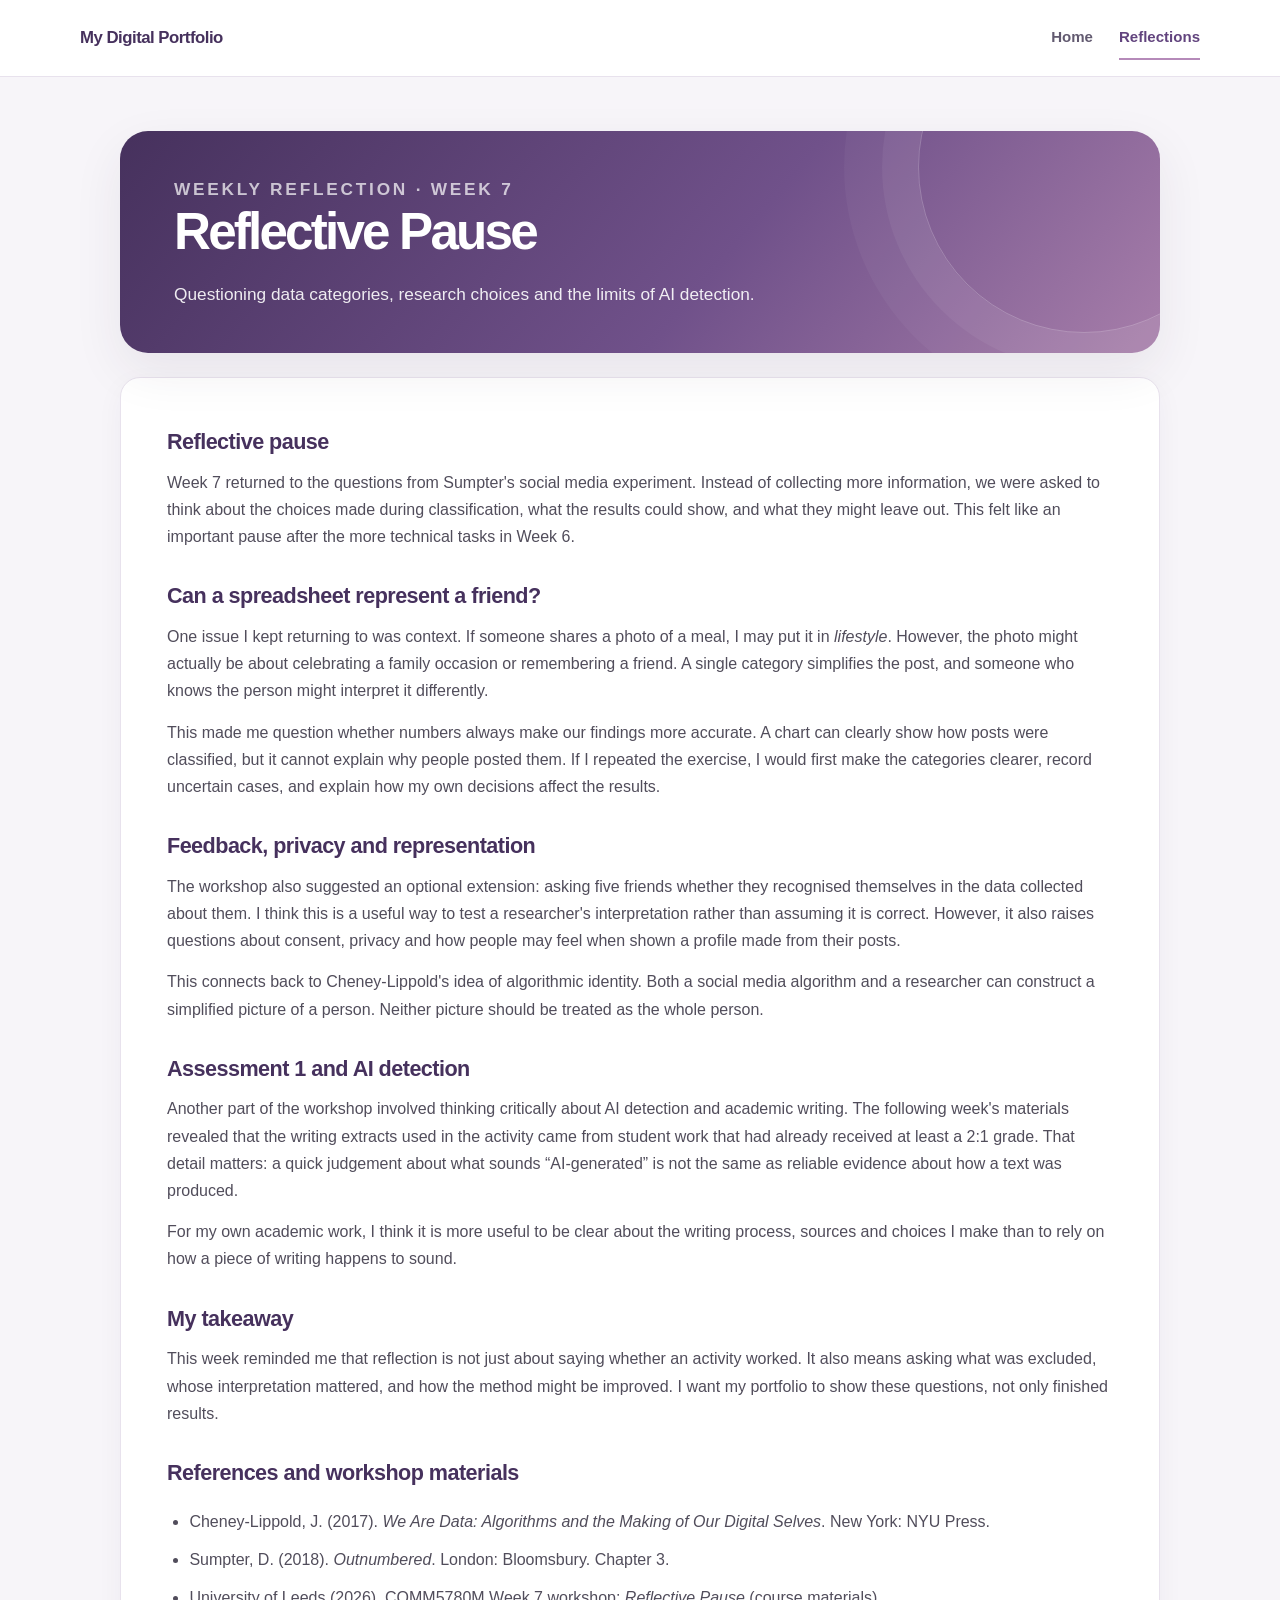
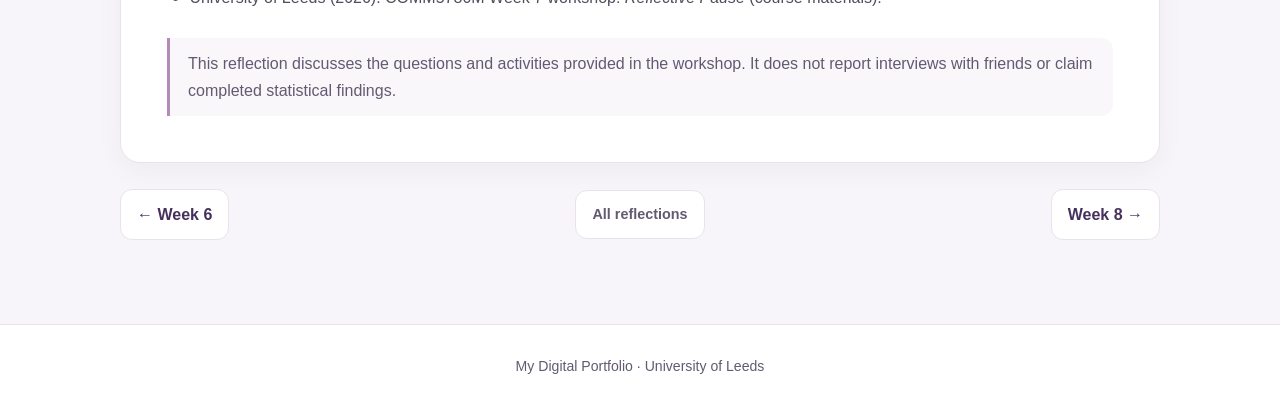
<file: week7.html>
<!DOCTYPE html>
<html lang="en">
<head>
<meta charset="UTF-8"><meta name="viewport" content="width=device-width, initial-scale=1">
<meta name="description" content="University of Leeds Digital Media learning portfolio with weekly reflections on web design, data practices and digital culture.">
<title>Reflective Pause | My Digital Portfolio</title><link rel="stylesheet" href="style.css">
<style>
  .reference-list{padding-left:1.4rem;color:#514d5b;line-height:1.7}.reference-list li{margin-bottom:.7rem;overflow-wrap:anywhere}
  .workshop-photo{margin:24px 0 28px;border:1px solid #e8e2ed;border-radius:16px;overflow:hidden;background:#f7f5f9}
  .workshop-photo img{display:block;width:100%;max-height:800px;object-fit:contain;background:#eee8f4}
  .workshop-photo figcaption{padding:12px 18px;color:#625a70;font-size:.91rem;line-height:1.6}
</style>
</head>
<body><a class="skip-link" href="#main-content">Skip to main content</a>
<header class="site-header"><div class="nav-wrap"><a class="brand" href="index.html">My Digital Portfolio</a>
<nav class="nav-links" aria-label="Main navigation"><a href="index.html">Home</a><a class="active" aria-current="page" href="reflection.html">Reflections</a></nav></div></header>
<main id="main-content" tabindex="-1"><section class="hero week-hero"><p class="eyebrow">Weekly reflection · WEEK 7</p>
<h1>Reflective Pause</h1><p>Questioning data categories, research choices and the limits of AI detection.</p></section><article class="content-card">
<section aria-labelledby="section-1"><h2 id="section-1">Reflective pause</h2><p>Week 7 returned to the questions from Sumpter's social media experiment. Instead of collecting more information, we were asked to think about the choices made during classification, what the results could show, and what they might leave out. This felt like an important pause after the more technical tasks in Week 6.</p></section>
<section aria-labelledby="section-2"><h2 id="section-2">Can a spreadsheet represent a friend?</h2><p>One issue I kept returning to was context. If someone shares a photo of a meal, I may put it in <em>lifestyle</em>. However, the photo might actually be about celebrating a family occasion or remembering a friend. A single category simplifies the post, and someone who knows the person might interpret it differently.</p><p>This made me question whether numbers always make our findings more accurate. A chart can clearly show how posts were classified, but it cannot explain why people posted them. If I repeated the exercise, I would first make the categories clearer, record uncertain cases, and explain how my own decisions affect the results.</p></section>
<section aria-labelledby="section-3"><h2 id="section-3">Feedback, privacy and representation</h2><p>The workshop also suggested an optional extension: asking five friends whether they recognised themselves in the data collected about them. I think this is a useful way to test a researcher's interpretation rather than assuming it is correct. However, it also raises questions about consent, privacy and how people may feel when shown a profile made from their posts.</p><p>This connects back to Cheney-Lippold's idea of algorithmic identity. Both a social media algorithm and a researcher can construct a simplified picture of a person. Neither picture should be treated as the whole person.</p></section>
<section aria-labelledby="section-4"><h2 id="section-4">Assessment 1 and AI detection</h2><p>Another part of the workshop involved thinking critically about AI detection and academic writing. The following week's materials revealed that the writing extracts used in the activity came from student work that had already received at least a 2:1 grade. That detail matters: a quick judgement about what sounds “AI-generated” is not the same as reliable evidence about how a text was produced.</p><p>For my own academic work, I think it is more useful to be clear about the writing process, sources and choices I make than to rely on how a piece of writing happens to sound.</p></section>
<section aria-labelledby="section-5"><h2 id="section-5">My takeaway</h2><p>This week reminded me that reflection is not just about saying whether an activity worked. It also means asking what was excluded, whose interpretation mattered, and how the method might be improved. I want my portfolio to show these questions, not only finished results.</p></section>
<section aria-labelledby="section-6"><h2 id="section-6">References and workshop materials</h2><ul class="reference-list"><li>Cheney-Lippold, J. (2017). <em>We Are Data: Algorithms and the Making of Our Digital Selves</em>. New York: NYU Press.</li><li>Sumpter, D. (2018). <em>Outnumbered</em>. London: Bloomsbury. Chapter 3.</li><li>University of Leeds (2026). COMM5780M Week 7 workshop: <em>Reflective Pause</em> (course materials).</li></ul></section>
<div class="note">This reflection discusses the questions and activities provided in the workshop. It does not report interviews with friends or claim completed statistical findings.</div></article><nav class="week-pager" aria-label="Weekly reflection navigation"><a href="week6.html">← Week 6</a><a class="all-reflections" href="reflection.html">All reflections</a><a href="week8.html">Week 8 →</a></nav>
</main><footer class="site-footer">My Digital Portfolio · University of Leeds</footer></body></html>
</file>
<file: style.css>
:root{--ink:#282536;--muted:#625a70;--purple:#62447e;--purple-dark:#46315d;--lavender:#eee8f4;--paper:#fff;--canvas:#f7f5f9;--line:#e8e2ed;--accent:#b58ab9;--shadow:0 18px 50px rgba(48,34,65,.08)}
*{box-sizing:border-box}
html{scroll-behavior:smooth}
body{margin:0;color:var(--ink);background:var(--canvas);font-family:Inter,"Segoe UI",Arial,sans-serif;line-height:1.7}
a{color:inherit}
a:focus-visible{outline:3px solid #765195;outline-offset:4px;border-radius:4px}
.skip-link{position:fixed;top:12px;left:12px;z-index:100;transform:translateY(-180%);padding:10px 16px;border-radius:10px;background:var(--purple-dark);color:#fff;text-decoration:none;font-weight:700}
.skip-link:focus{transform:translateY(0)}
.site-header{background:rgba(255,255,255,.94);border-bottom:1px solid var(--line);position:sticky;top:0;z-index:10;backdrop-filter:blur(12px)}
.nav-wrap{width:min(1120px,calc(100% - 44px));min-height:76px;margin:auto;display:flex;align-items:center;justify-content:space-between;gap:24px}
.brand{color:var(--purple-dark);text-decoration:none;font-weight:750;letter-spacing:-.03em;font-size:1.05rem}
.nav-links{display:flex;gap:26px;align-items:center}
.nav-links a{text-decoration:none;color:var(--muted);font-size:.94rem;font-weight:600;padding:8px 0;border-bottom:2px solid transparent}
.nav-links a:hover,.nav-links a.active,.nav-links a[aria-current="page"]{color:var(--purple);border-color:var(--accent)}
main{width:min(1040px,calc(100% - 44px));margin:54px auto 84px;scroll-margin-top:90px}
.hero{padding:clamp(34px,7vw,76px);border-radius:28px;color:#fff;background:linear-gradient(130deg,#46315d 0%,#70518a 58%,#a77eaa 100%);box-shadow:var(--shadow);position:relative;overflow:hidden}
.hero::after{content:"";position:absolute;pointer-events:none;width:330px;height:330px;right:-90px;top:-130px;border-radius:50%;border:1px solid rgba(255,255,255,.22);box-shadow:0 0 0 36px rgba(255,255,255,.05),0 0 0 74px rgba(255,255,255,.035)}
.eyebrow{text-transform:uppercase;letter-spacing:.16em;font-size:.76rem;font-weight:750;opacity:.78;margin:0 0 14px}
.hero h1{font-size:clamp(2.2rem,6vw,4.2rem);line-height:1.08;letter-spacing:-.055em;margin:0 0 20px;max-width:760px}
.hero p{max-width:650px;color:rgba(255,255,255,.9);font-size:1.08rem;margin:0}
.hero-meta{margin-top:32px;display:flex;flex-wrap:wrap;gap:10px}
.pill{border:1px solid rgba(255,255,255,.32);border-radius:999px;padding:7px 13px;font-size:.82rem;color:#fff;background:rgba(255,255,255,.09)}
.section-heading{margin:54px 0 22px}
.section-heading .eyebrow{color:var(--purple);opacity:1}
.section-heading h2{font-size:clamp(1.55rem,3vw,2.1rem);letter-spacing:-.04em;margin:0;color:var(--purple-dark)}
.section-heading p{color:var(--muted);margin:8px 0 0}
.intro-grid{display:grid;grid-template-columns:1.15fr .85fr;gap:22px;margin-top:22px}
.panel,.week-card,.content-card{background:var(--paper);border:1px solid var(--line);border-radius:20px;box-shadow:0 8px 28px rgba(48,34,65,.045)}
.panel{padding:28px}.panel h2,.panel h3{color:var(--purple-dark);margin-top:0}.panel p{color:var(--muted);margin-bottom:0}
.focus-list{margin:0;padding-left:19px;color:var(--muted)}.focus-list li+li{margin-top:8px}
.week-grid{display:grid;grid-template-columns:repeat(2,minmax(0,1fr));gap:18px}
.week-card{padding:25px;text-decoration:none;display:block;transition:transform .2s,box-shadow .2s,border-color .2s}
.week-card:hover,.week-card:focus-visible{transform:translateY(-3px);box-shadow:var(--shadow);border-color:#a887c0}
.week-number{color:var(--purple);font-size:.76rem;letter-spacing:.13em;font-weight:800}
.week-card h3{color:var(--purple-dark);font-size:1.25rem;line-height:1.3;margin:10px 0}
.week-card p{color:var(--muted);margin:0;font-size:.95rem}
.card-link{color:var(--purple);font-weight:750;font-size:.9rem;margin-top:18px;display:inline-block}
.content-card{padding:clamp(24px,5vw,46px);margin-top:24px}
.content-card h2{color:var(--purple-dark);font-size:1.35rem;margin:28px 0 8px;letter-spacing:-.025em;scroll-margin-top:100px}
.content-card section:first-child h2{margin-top:0}
.content-card p{color:#514d5b;margin:0 0 14px}
.week-hero{padding:44px clamp(26px,5vw,54px)}.week-hero h1{font-size:clamp(2rem,5vw,3.2rem)}
.back-link{display:inline-block;margin-top:24px;color:var(--purple);font-weight:700;text-decoration-thickness:1px;text-underline-offset:4px}
.note{margin-top:26px;border-left:3px solid var(--accent);padding:12px 18px;background:#faf7fb;color:var(--muted);border-radius:0 12px 12px 0}
.week-pager{display:flex;align-items:center;justify-content:space-between;gap:12px;flex-wrap:wrap;margin-top:26px}
.week-pager a{display:inline-block;padding:11px 16px;text-decoration:none;color:var(--purple-dark);background:var(--paper);border:1px solid var(--line);border-radius:12px;font-weight:700}
.week-pager a:hover,.week-pager a:focus-visible{background:var(--lavender);border-color:var(--accent)}
.week-pager .all-reflections{color:var(--muted);font-size:.9rem}
.site-footer{border-top:1px solid var(--line);color:var(--muted);text-align:center;padding:30px 20px;font-size:.88rem;background:#fff}
@media(max-width:700px){.nav-wrap{width:min(calc(100% - 32px),1120px);min-height:68px}.nav-links{gap:15px}.nav-links a{font-size:.88rem}main{width:min(calc(100% - 32px),1040px);margin:28px auto 60px}.intro-grid,.week-grid{grid-template-columns:1fr}.hero{border-radius:22px}}
@media(max-width:420px){.brand{font-size:.93rem}.nav-links{gap:11px}.nav-links a{font-size:.82rem}.week-pager{align-items:stretch}.week-pager a{flex:1 1 auto;text-align:center}}
@media(prefers-reduced-motion:reduce){html{scroll-behavior:auto}.week-card{transition:none}.skip-link{transition:none}}
@media print{body{background:#fff}.site-header,.week-pager,.back-link,.skip-link{display:none}main{width:100%;margin:0}.hero{box-shadow:none;color:var(--ink);background:#fff;border:1px solid #ddd}.hero p{color:#514d5b}.hero::after{display:none}.content-card,.panel,.week-card{box-shadow:none;break-inside:avoid}}
</file>
